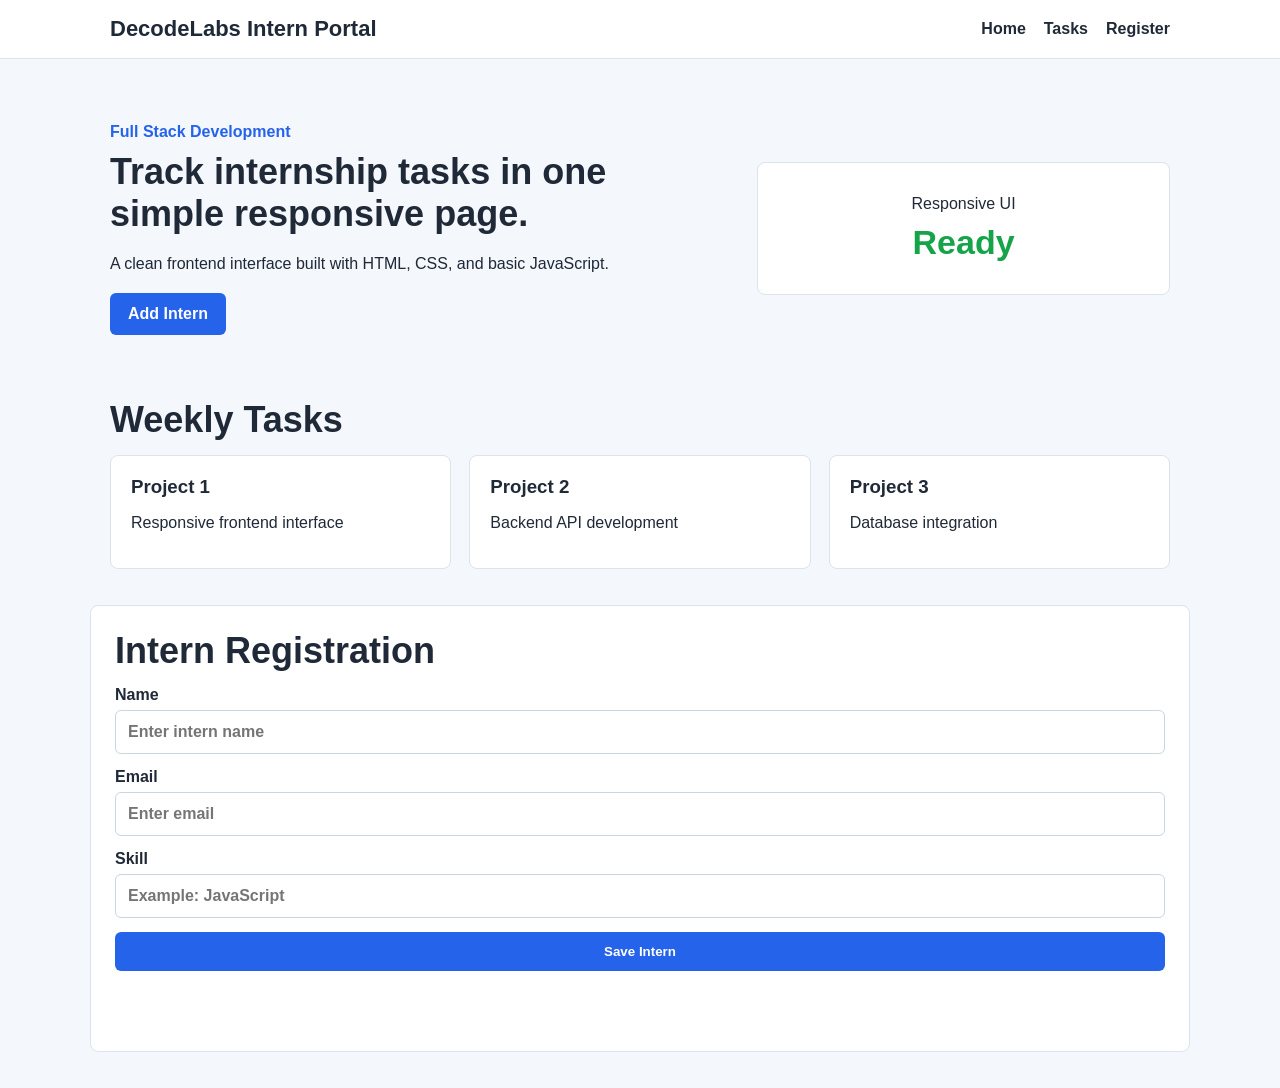
<file: Full Stack Project 1/index.html>
<!DOCTYPE html>
<html lang="en">
<head>
  <meta charset="UTF-8">
  <meta name="viewport" content="width=device-width, initial-scale=1.0">
  <title>DecodeLabs Intern Portal</title>
  <link rel="stylesheet" href="style.css">
</head>
<body>
  <header class="site-header">
    <nav class="navbar">
      <h1>DecodeLabs Intern Portal</h1>
      <button class="menu-button" id="menuButton" aria-label="Toggle navigation">Menu</button>
      <ul class="nav-links" id="navLinks">
        <li><a href="#home">Home</a></li>
        <li><a href="#tasks">Tasks</a></li>
        <li><a href="#register">Register</a></li>
      </ul>
    </nav>
  </header>

  <main>
    <section class="hero" id="home">
      <div>
        <p class="eyebrow">Full Stack Development</p>
        <h2>Track internship tasks in one simple responsive page.</h2>
        <p class="hero-text">A clean frontend interface built with HTML, CSS, and basic JavaScript.</p>
        <a class="primary-link" href="#register">Add Intern</a>
      </div>
      <div class="status-panel">
        <span>Responsive UI</span>
        <strong>Ready</strong>
      </div>
    </section>

    <section class="section" id="tasks">
      <h2>Weekly Tasks</h2>
      <div class="task-grid">
        <article>
          <h3>Project 1</h3>
          <p>Responsive frontend interface</p>
        </article>
        <article>
          <h3>Project 2</h3>
          <p>Backend API development</p>
        </article>
        <article>
          <h3>Project 3</h3>
          <p>Database integration</p>
        </article>
      </div>
    </section>

    <section class="section form-section" id="register">
      <h2>Intern Registration</h2>
      <form id="internForm">
        <label>
          Name
          <input type="text" id="name" placeholder="Enter intern name" required>
        </label>
        <label>
          Email
          <input type="email" id="email" placeholder="Enter email" required>
        </label>
        <label>
          Skill
          <input type="text" id="skill" placeholder="Example: JavaScript" required>
        </label>
        <button type="submit">Save Intern</button>
      </form>
      <p class="message" id="message"></p>
    </section>
  </main>

  <script src="script.js"></script>
</body>
</html>
</file>
<file: Full Stack Project 1/style.css>
* {
  box-sizing: border-box;
}

body {
  margin: 0;
  font-family: Arial, sans-serif;
  color: #1f2937;
  background: #f4f7fb;
}

.site-header {
  background: #ffffff;
  border-bottom: 1px solid #dbe3ee;
  position: sticky;
  top: 0;
}

.navbar {
  max-width: 1100px;
  margin: 0 auto;
  padding: 16px 20px;
  display: flex;
  align-items: center;
  justify-content: space-between;
  gap: 16px;
}

.navbar h1 {
  margin: 0;
  font-size: 22px;
}

.nav-links {
  list-style: none;
  margin: 0;
  padding: 0;
  display: flex;
  gap: 18px;
}

.nav-links a {
  color: #1f2937;
  text-decoration: none;
  font-weight: 700;
}

.menu-button {
  display: none;
  border: 0;
  border-radius: 6px;
  padding: 10px 14px;
  color: #ffffff;
  background: #2563eb;
}

.hero {
  max-width: 1100px;
  margin: 0 auto;
  padding: 64px 20px;
  display: grid;
  grid-template-columns: 1.5fr 1fr;
  gap: 28px;
  align-items: center;
}

.eyebrow {
  margin: 0 0 10px;
  color: #2563eb;
  font-weight: 700;
}

.hero h2,
.section h2 {
  margin: 0 0 14px;
  font-size: 36px;
}

.hero-text {
  max-width: 560px;
  line-height: 1.6;
}

.primary-link,
form button {
  display: inline-block;
  border: 0;
  border-radius: 6px;
  padding: 12px 18px;
  color: #ffffff;
  background: #2563eb;
  text-decoration: none;
  font-weight: 700;
  cursor: pointer;
}

.status-panel,
.task-grid article,
.form-section {
  border: 1px solid #dbe3ee;
  border-radius: 8px;
  background: #ffffff;
}

.status-panel {
  padding: 32px;
  display: grid;
  gap: 10px;
  text-align: center;
}

.status-panel strong {
  font-size: 34px;
  color: #16a34a;
}

.section {
  max-width: 1100px;
  margin: 0 auto 36px;
  padding: 0 20px;
}

.task-grid {
  display: grid;
  grid-template-columns: repeat(3, 1fr);
  gap: 18px;
}

.task-grid article {
  padding: 20px;
}

.task-grid h3 {
  margin: 0 0 8px;
}

.form-section {
  padding: 24px;
}

form {
  display: grid;
  gap: 14px;
}

label {
  display: grid;
  gap: 6px;
  font-weight: 700;
}

input {
  width: 100%;
  border: 1px solid #cbd5e1;
  border-radius: 6px;
  padding: 12px;
  font: inherit;
}

.message {
  min-height: 24px;
  color: #166534;
  font-weight: 700;
}

@media (max-width: 760px) {
  .navbar {
    align-items: flex-start;
    flex-wrap: wrap;
  }

  .menu-button {
    display: inline-block;
  }

  .nav-links {
    width: 100%;
    display: none;
    flex-direction: column;
    gap: 10px;
  }

  .nav-links.open {
    display: flex;
  }

  .hero,
  .task-grid {
    grid-template-columns: 1fr;
  }

  .hero h2,
  .section h2 {
    font-size: 28px;
  }
}
</file>
